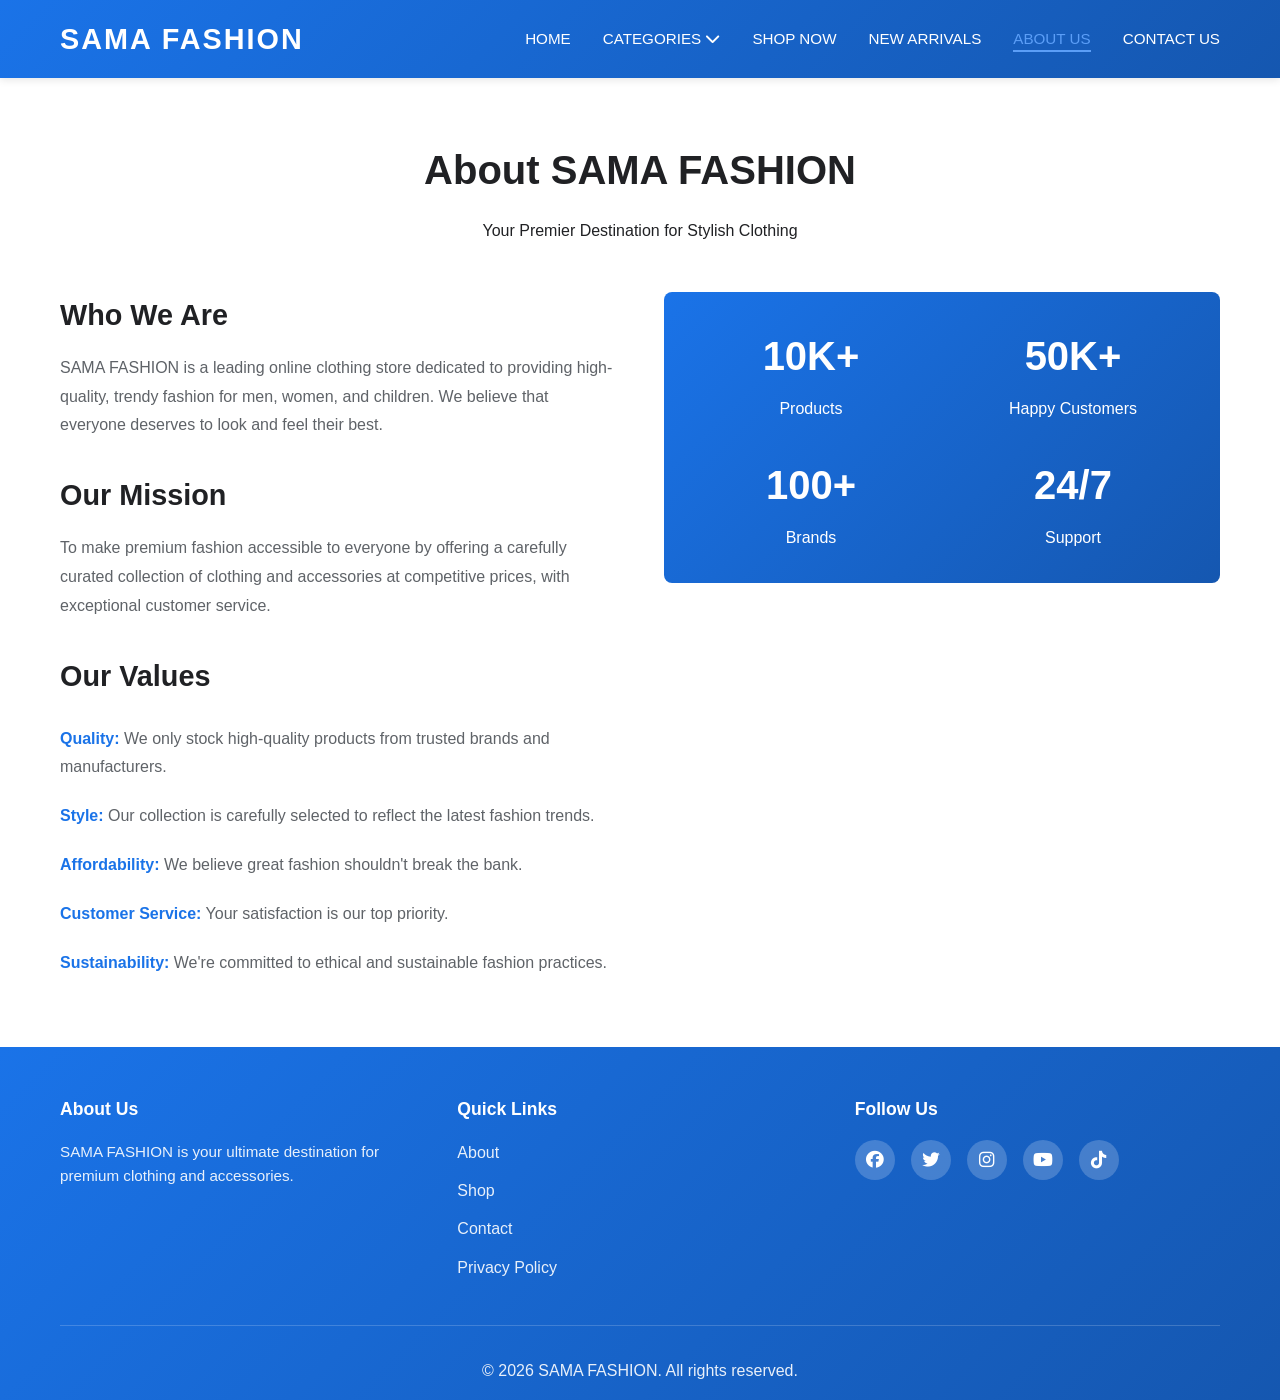
<file: about.html>
<!DOCTYPE html>
<html lang="en">
<head>
    <meta charset="UTF-8">
    <meta name="viewport" content="width=device-width, initial-scale=1.0">
    <title>About Us - SAMA FASHION</title>
    <link rel="icon" type="image/png" href="assets/favicon.ico">
    <link rel="stylesheet" href="css/style.css">
    <link rel="stylesheet" href="https://cdnjs.cloudflare.com/ajax/libs/font-awesome/6.4.0/css/all.min.css">
</head>
<body>
    <!-- Navigation -->
    <nav class="navbar">
        <div class="container">
            <div class="nav-wrapper">
                <div class="logo">SAMA FASHION</div>
                <ul class="nav-menu">
                    <li><a href="index.html" class="nav-link">HOME</a></li>
                    <li class="dropdown">
                        <a href="#" class="nav-link">CATEGORIES <i class="fas fa-chevron-down"></i></a>
                        <div class="dropdown-content">
                            <a href="shop.html?category=men">Men's Clothing</a>
                            <a href="shop.html?category=women">Women's Clothing</a>
                            <a href="shop.html?category=kids">Kids' Clothing</a>
                            <a href="shop.html?category=accessories">Accessories</a>
                            <a href="shop.html?category=footwear">Footwear</a>
                        </div>
                    </li>
                    <li><a href="shop.html" class="nav-link">SHOP NOW</a></li>
                    <li><a href="new-arrivals.html" class="nav-link">NEW ARRIVALS</a></li>
                    <li><a href="about.html" class="nav-link active">ABOUT US</a></li>
                    <li><a href="contact.html" class="nav-link">CONTACT US</a></li>
                </ul>
                <div class="hamburger">
                    <span></span>
                    <span></span>
                    <span></span>
                </div>
            </div>
        </div>
    </nav>

    <!-- About Content -->
    <section class="about-section">
        <div class="container">
            <div class="about-header">
                <h1>About SAMA FASHION</h1>
                <p>Your Premier Destination for Stylish Clothing</p>
            </div>

            <div class="about-content">
                <div class="about-text">
                    <h2>Who We Are</h2>
                    <p>SAMA FASHION is a leading online clothing store dedicated to providing high-quality, trendy fashion for men, women, and children. We believe that everyone deserves to look and feel their best.</p>
                    
                    <h2>Our Mission</h2>
                    <p>To make premium fashion accessible to everyone by offering a carefully curated collection of clothing and accessories at competitive prices, with exceptional customer service.</p>
                    
                    <h2>Our Values</h2>
                    <ul class="values-list">
                        <li><strong>Quality:</strong> We only stock high-quality products from trusted brands and manufacturers.</li>
                        <li><strong>Style:</strong> Our collection is carefully selected to reflect the latest fashion trends.</li>
                        <li><strong>Affordability:</strong> We believe great fashion shouldn't break the bank.</li>
                        <li><strong>Customer Service:</strong> Your satisfaction is our top priority.</li>
                        <li><strong>Sustainability:</strong> We're committed to ethical and sustainable fashion practices.</li>
                    </ul>
                </div>

                <div class="about-stats">
                    <div class="stat-item">
                        <h3>10K+</h3>
                        <p>Products</p>
                    </div>
                    <div class="stat-item">
                        <h3>50K+</h3>
                        <p>Happy Customers</p>
                    </div>
                    <div class="stat-item">
                        <h3>100+</h3>
                        <p>Brands</p>
                    </div>
                    <div class="stat-item">
                        <h3>24/7</h3>
                        <p>Support</p>
                    </div>
                </div>
            </div>
        </div>
    </section>

    <!-- Footer -->
    <footer class="footer">
        <div class="container">
            <div class="footer-content">
                <div class="footer-section">
                    <h4>About Us</h4>
                    <p>SAMA FASHION is your ultimate destination for premium clothing and accessories.</p>
                </div>
                <div class="footer-section">
                    <h4>Quick Links</h4>
                    <ul>
                        <li><a href="about.html">About</a></li>
                        <li><a href="shop.html">Shop</a></li>
                        <li><a href="contact.html">Contact</a></li>
                        <li><a href="#">Privacy Policy</a></li>
                    </ul>
                </div>
                <div class="footer-section">
                    <h4>Follow Us</h4>
                    <div class="social-icons">
                        <a href="https://facebook.com" target="_blank" title="Facebook"><i class="fab fa-facebook"></i></a>
                        <a href="https://twitter.com" target="_blank" title="Twitter"><i class="fab fa-twitter"></i></a>
                        <a href="https://instagram.com" target="_blank" title="Instagram"><i class="fab fa-instagram"></i></a>
                        <a href="https://youtube.com" target="_blank" title="YouTube"><i class="fab fa-youtube"></i></a>
                        <a href="https://tiktok.com" target="_blank" title="TikTok"><i class="fab fa-tiktok"></i></a>
                    </div>
                </div>
            </div>
            <div class="footer-bottom">
                <p>&copy; 2026 SAMA FASHION. All rights reserved.</p>
            </div>
        </div>
    </footer>

    <script src="js/main.js"></script>
</body>
</html>
</file>
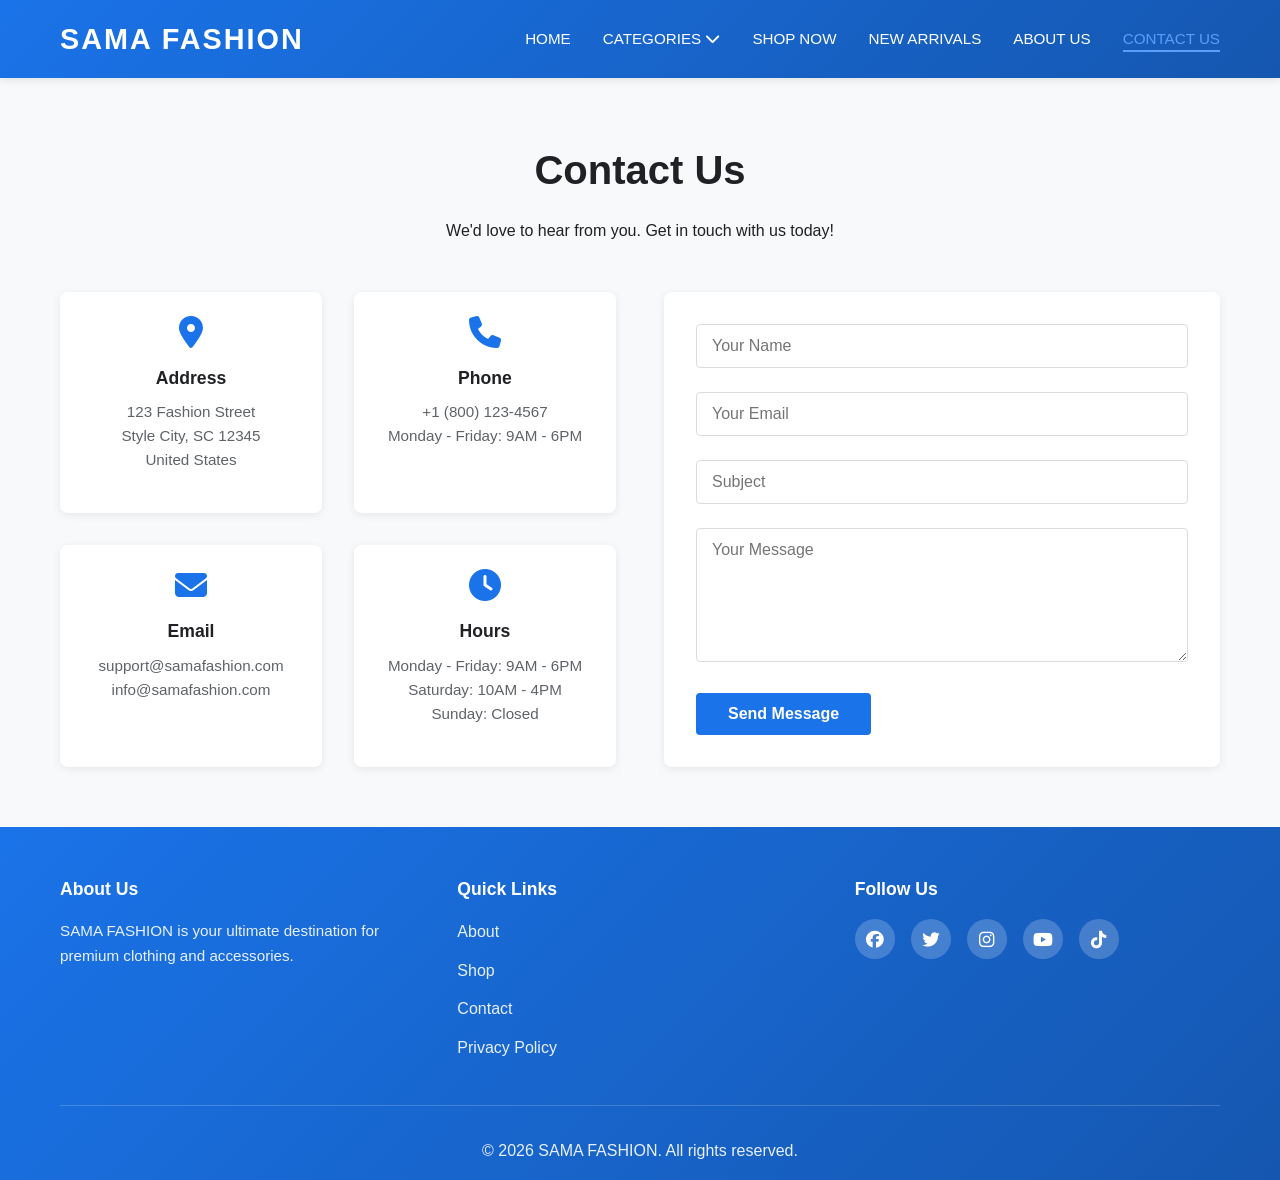
<file: contact.html>
<!DOCTYPE html>
<html lang="en">
<head>
    <meta charset="UTF-8">
    <meta name="viewport" content="width=device-width, initial-scale=1.0">
    <title>Contact Us - SAMA FASHION</title>
    <link rel="icon" type="image/png" href="assets/favicon.ico">
    <link rel="stylesheet" href="css/style.css">
    <link rel="stylesheet" href="https://cdnjs.cloudflare.com/ajax/libs/font-awesome/6.4.0/css/all.min.css">
</head>
<body>
    <!-- Navigation -->
    <nav class="navbar">
        <div class="container">
            <div class="nav-wrapper">
                <div class="logo">SAMA FASHION</div>
                <ul class="nav-menu">
                    <li><a href="index.html" class="nav-link">HOME</a></li>
                    <li class="dropdown">
                        <a href="#" class="nav-link">CATEGORIES <i class="fas fa-chevron-down"></i></a>
                        <div class="dropdown-content">
                            <a href="shop.html?category=men">Men's Clothing</a>
                            <a href="shop.html?category=women">Women's Clothing</a>
                            <a href="shop.html?category=kids">Kids' Clothing</a>
                            <a href="shop.html?category=accessories">Accessories</a>
                            <a href="shop.html?category=footwear">Footwear</a>
                        </div>
                    </li>
                    <li><a href="shop.html" class="nav-link">SHOP NOW</a></li>
                    <li><a href="new-arrivals.html" class="nav-link">NEW ARRIVALS</a></li>
                    <li><a href="about.html" class="nav-link">ABOUT US</a></li>
                    <li><a href="contact.html" class="nav-link active">CONTACT US</a></li>
                </ul>
                <div class="hamburger">
                    <span></span>
                    <span></span>
                    <span></span>
                </div>
            </div>
        </div>
    </nav>

    <!-- Contact Content -->
    <section class="contact-section">
        <div class="container">
            <div class="contact-header">
                <h1>Contact Us</h1>
                <p>We'd love to hear from you. Get in touch with us today!</p>
            </div>

            <div class="contact-wrapper">
                <div class="contact-info">
                    <div class="info-item">
                        <i class="fas fa-map-marker-alt"></i>
                        <h3>Address</h3>
                        <p>123 Fashion Street<br>Style City, SC 12345<br>United States</p>
                    </div>
                    <div class="info-item">
                        <i class="fas fa-phone"></i>
                        <h3>Phone</h3>
                        <p>+1 (800) 123-4567<br>Monday - Friday: 9AM - 6PM</p>
                    </div>
                    <div class="info-item">
                        <i class="fas fa-envelope"></i>
                        <h3>Email</h3>
                        <p>support@samafashion.com<br>info@samafashion.com</p>
                    </div>
                    <div class="info-item">
                        <i class="fas fa-clock"></i>
                        <h3>Hours</h3>
                        <p>Monday - Friday: 9AM - 6PM<br>Saturday: 10AM - 4PM<br>Sunday: Closed</p>
                    </div>
                </div>

                <form class="contact-form" id="contactForm">
                    <div class="form-group">
                        <input type="text" placeholder="Your Name" required>
                    </div>
                    <div class="form-group">
                        <input type="email" placeholder="Your Email" required>
                    </div>
                    <div class="form-group">
                        <input type="text" placeholder="Subject" required>
                    </div>
                    <div class="form-group">
                        <textarea placeholder="Your Message" rows="6" required></textarea>
                    </div>
                    <button type="submit" class="btn btn-primary">Send Message</button>
                </form>
            </div>
        </div>
    </section>

    <!-- Footer -->
    <footer class="footer">
        <div class="container">
            <div class="footer-content">
                <div class="footer-section">
                    <h4>About Us</h4>
                    <p>SAMA FASHION is your ultimate destination for premium clothing and accessories.</p>
                </div>
                <div class="footer-section">
                    <h4>Quick Links</h4>
                    <ul>
                        <li><a href="about.html">About</a></li>
                        <li><a href="shop.html">Shop</a></li>
                        <li><a href="contact.html">Contact</a></li>
                        <li><a href="#">Privacy Policy</a></li>
                    </ul>
                </div>
                <div class="footer-section">
                    <h4>Follow Us</h4>
                    <div class="social-icons">
                        <a href="https://facebook.com" target="_blank" title="Facebook"><i class="fab fa-facebook"></i></a>
                        <a href="https://twitter.com" target="_blank" title="Twitter"><i class="fab fa-twitter"></i></a>
                        <a href="https://instagram.com" target="_blank" title="Instagram"><i class="fab fa-instagram"></i></a>
                        <a href="https://youtube.com" target="_blank" title="YouTube"><i class="fab fa-youtube"></i></a>
                        <a href="https://tiktok.com" target="_blank" title="TikTok"><i class="fab fa-tiktok"></i></a>
                    </div>
                </div>
            </div>
            <div class="footer-bottom">
                <p>&copy; 2026 SAMA FASHION. All rights reserved.</p>
            </div>
        </div>
    </footer>

    <script src="js/main.js"></script>
</body>
</html>
</file>
<file: css/style.css>
* {
    margin: 0;
    padding: 0;
    box-sizing: border-box;
}

:root {
    --primary-color: #1a73e8;
    --primary-dark: #1557b0;
    --primary-light: #5b9ef7;
    --text-dark: #202124;
    --text-light: #5f6368;
    --bg-light: #f8f9fa;
    --border-color: #dadce0;
    --success: #34a853;
    --error: #d33b27;
    --warning: #fbbc04;
}

body {
    font-family: 'Segoe UI', Tahoma, Geneva, Verdana, sans-serif;
    color: var(--text-dark);
    background-color: #ffffff;
    line-height: 1.6;
}

.container {
    max-width: 1200px;
    margin: 0 auto;
    padding: 0 20px;
}

/* Navigation Bar */
.navbar {
    background: linear-gradient(135deg, var(--primary-color) 0%, var(--primary-dark) 100%);
    padding: 1rem 0;
    position: sticky;
    top: 0;
    z-index: 1000;
    box-shadow: 0 2px 8px rgba(0, 0, 0, 0.1);
}

.nav-wrapper {
    display: flex;
    justify-content: space-between;
    align-items: center;
}

.logo {
    font-size: 1.8rem;
    font-weight: 700;
    color: white;
    letter-spacing: 2px;
}

.nav-menu {
    display: flex;
    list-style: none;
    gap: 2rem;
    align-items: center;
}

.nav-link {
    color: white;
    text-decoration: none;
    font-weight: 500;
    font-size: 0.95rem;
    transition: all 0.3s ease;
    position: relative;
}

.nav-link:hover,
.nav-link.active {
    color: var(--primary-light);
}

.nav-link::after {
    content: '';
    position: absolute;
    bottom: -5px;
    left: 0;
    width: 0;
    height: 2px;
    background-color: var(--primary-light);
    transition: width 0.3s ease;
}

.nav-link:hover::after,
.nav-link.active::after {
    width: 100%;
}

.dropdown {
    position: relative;
}

.dropdown-content {
    display: none;
    position: absolute;
    background-color: white;
    min-width: 200px;
    box-shadow: 0 8px 16px rgba(0, 0, 0, 0.2);
    border-radius: 4px;
    top: 100%;
    left: 0;
    margin-top: 0.5rem;
    z-index: 1001;
}

.dropdown-content a {
    color: var(--text-dark);
    padding: 12px 16px;
    text-decoration: none;
    display: block;
    transition: all 0.3s ease;
    font-weight: 500;
}

.dropdown-content a:first-child {
    border-radius: 4px 4px 0 0;
}

.dropdown-content a:last-child {
    border-radius: 0 0 4px 4px;
}

.dropdown-content a:hover {
    background-color: var(--bg-light);
    color: var(--primary-color);
    padding-left: 20px;
}

.dropdown:hover .dropdown-content {
    display: block;
}

.hamburger {
    display: none;
    flex-direction: column;
    cursor: pointer;
    gap: 5px;
}

.hamburger span {
    width: 25px;
    height: 3px;
    background-color: white;
    border-radius: 3px;
    transition: all 0.3s ease;
}

/* Hero Slider */
.hero-slider {
    position: relative;
    background: var(--bg-light);
    min-height: 600px;
    overflow: hidden;
}

.slider-container {
    position: relative;
    height: 600px;
}

.slide {
    display: none;
    position: absolute;
    width: 100%;
    height: 100%;
}

.slide.active {
    display: block;
}

.slide img {
    width: 100%;
    height: 100%;
    object-fit: cover;
}

.slide-content {
    position: absolute;
    top: 50%;
    left: 50%;
    transform: translate(-50%, -50%);
    text-align: center;
    color: white;
    z-index: 10;
    text-shadow: 2px 2px 8px rgba(0, 0, 0, 0.5);
}

.slide-content h1 {
    font-size: 3rem;
    font-weight: 700;
    margin-bottom: 1rem;
    animation: slideInDown 0.8s ease;
}

.slide-content p {
    font-size: 1.3rem;
    margin-bottom: 2rem;
    animation: slideInUp 0.8s ease;
}

@keyframes slideInDown {
    from {
        transform: translateY(-50px);
        opacity: 0;
    }
    to {
        transform: translateY(0);
        opacity: 1;
    }
}

@keyframes slideInUp {
    from {
        transform: translateY(50px);
        opacity: 0;
    }
    to {
        transform: translateY(0);
        opacity: 1;
    }
}

.prev, .next {
    cursor: pointer;
    position: absolute;
    top: 50%;
    width: auto;
    margin-top: -22px;
    padding: 16px;
    color: white;
    font-weight: bold;
    font-size: 18px;
    transition: 0.3s ease;
    border-radius: 3px;
    background-color: rgba(0, 0, 0, 0.5);
    user-select: none;
    z-index: 20;
}

.next {
    right: 0;
}

.prev {
    left: 0;
}

.prev:hover, .next:hover {
    background-color: rgba(0, 0, 0, 0.8);
}

.dots {
    text-align: center;
    padding: 20px;
    position: absolute;
    bottom: 20px;
    left: 50%;
    transform: translateX(-50%);
    z-index: 15;
}

.dot {
    cursor: pointer;
    height: 12px;
    width: 12px;
    margin: 0 5px;
    background-color: rgba(255, 255, 255, 0.5);
    border-radius: 50%;
    display: inline-block;
    transition: background-color 0.3s ease;
}

.dot.active {
    background-color: white;
}

/* Buttons */
.btn {
    display: inline-block;
    padding: 12px 32px;
    border: none;
    border-radius: 4px;
    cursor: pointer;
    font-size: 1rem;
    font-weight: 600;
    transition: all 0.3s ease;
    text-decoration: none;
    text-align: center;
}

.btn-primary {
    background-color: var(--primary-color);
    color: white;
}

.btn-primary:hover {
    background-color: var(--primary-dark);
    transform: translateY(-2px);
    box-shadow: 0 4px 12px rgba(26, 115, 232, 0.4);
}

.btn-secondary {
    background-color: var(--bg-light);
    color: var(--primary-color);
    border: 2px solid var(--primary-color);
}

.btn-secondary:hover {
    background-color: var(--primary-color);
    color: white;
}

/* Section Title */
.section-title {
    font-size: 2.5rem;
    font-weight: 700;
    color: var(--text-dark);
    text-align: center;
    margin-bottom: 2rem;
    position: relative;
    padding-bottom: 1rem;
}

.section-title::after {
    content: '';
    position: absolute;
    bottom: 0;
    left: 50%;
    transform: translateX(-50%);
    width: 60px;
    height: 4px;
    background: linear-gradient(90deg, var(--primary-color), var(--primary-light));
    border-radius: 2px;
}

/* New Arrivals Section */
.new-arrivals {
    padding: 60px 0;
    background-color: #ffffff;
}

.category-tabs {
    display: flex;
    justify-content: center;
    gap: 1rem;
    margin-bottom: 3rem;
    flex-wrap: wrap;
}

.tab-btn {
    padding: 10px 20px;
    border: 2px solid var(--border-color);
    background-color: white;
    color: var(--text-dark);
    border-radius: 25px;
    cursor: pointer;
    font-weight: 600;
    transition: all 0.3s ease;
}

.tab-btn:hover {
    border-color: var(--primary-color);
    color: var(--primary-color);
}

.tab-btn.active {
    background-color: var(--primary-color);
    color: white;
    border-color: var(--primary-color);
}

/* Products Grid */
.products-grid {
    display: grid;
    grid-template-columns: repeat(auto-fill, minmax(250px, 1fr));
    gap: 2rem;
    margin-bottom: 2rem;
}

.product-card {
    background: white;
    border-radius: 8px;
    overflow: hidden;
    box-shadow: 0 2px 8px rgba(0, 0, 0, 0.08);
    transition: all 0.3s ease;
    display: flex;
    flex-direction: column;
}

.product-card:hover {
    transform: translateY(-8px);
    box-shadow: 0 8px 24px rgba(0, 0, 0, 0.12);
}

.product-image {
    position: relative;
    width: 100%;
    height: 250px;
    overflow: hidden;
    background-color: var(--bg-light);
}

.product-image img {
    width: 100%;
    height: 100%;
    object-fit: cover;
    transition: transform 0.3s ease;
}

.product-card:hover .product-image img {
    transform: scale(1.1);
}

.product-badge {
    position: absolute;
    top: 10px;
    right: 10px;
    background-color: var(--success);
    color: white;
    padding: 5px 10px;
    border-radius: 4px;
    font-size: 0.8rem;
    font-weight: 600;
}

.product-badge.out-of-stock {
    background-color: var(--error);
}

.product-info {
    padding: 1.5rem;
    flex-grow: 1;
    display: flex;
    flex-direction: column;
}

.product-category {
    color: var(--primary-color);
    font-size: 0.85rem;
    font-weight: 600;
    text-transform: uppercase;
    letter-spacing: 1px;
    margin-bottom: 0.5rem;
}

.product-name {
    font-size: 1.1rem;
    font-weight: 600;
    color: var(--text-dark);
    margin-bottom: 0.5rem;
    line-height: 1.4;
}

.product-price {
    font-size: 1.5rem;
    font-weight: 700;
    color: var(--primary-color);
    margin-bottom: 1rem;
}

.product-rating {
    color: #ffc107;
    margin-bottom: 1rem;
    font-size: 0.9rem;
}

.product-actions {
    display: flex;
    gap: 0.5rem;
    margin-top: auto;
}

.product-actions .btn {
    flex: 1;
    padding: 10px;
    font-size: 0.9rem;
}

/* Features Section */
.features {
    background: linear-gradient(135deg, var(--primary-color) 0%, var(--primary-dark) 100%);
    padding: 60px 0;
    color: white;
}

.features .container {
    display: grid;
    grid-template-columns: repeat(auto-fit, minmax(250px, 1fr));
    gap: 2rem;
}

.feature-item {
    text-align: center;
}

.feature-item i {
    font-size: 3rem;
    margin-bottom: 1rem;
    display: block;
}

.feature-item h3 {
    font-size: 1.3rem;
    margin-bottom: 0.5rem;
}

/* Shop Section */
.shop-section {
    padding: 60px 0;
    background-color: var(--bg-light);
}

.shop-header {
    text-align: center;
    margin-bottom: 3rem;
}

.shop-header h1 {
    font-size: 2.5rem;
    color: var(--text-dark);
    margin-bottom: 1rem;
}

.shop-wrapper {
    display: grid;
    grid-template-columns: 250px 1fr;
    gap: 2rem;
}

.shop-sidebar {
    background: white;
    padding: 1.5rem;
    border-radius: 8px;
    height: fit-content;
    box-shadow: 0 2px 8px rgba(0, 0, 0, 0.08);
}

.filter-group {
    margin-bottom: 2rem;
    padding-bottom: 2rem;
    border-bottom: 1px solid var(--border-color);
}

.filter-group:last-child {
    border-bottom: none;
}

.filter-group h3 {
    font-size: 1.1rem;
    margin-bottom: 1rem;
    color: var(--text-dark);
}

.filter-group label {
    display: block;
    margin-bottom: 0.8rem;
    cursor: pointer;
    color: var(--text-light);
    transition: color 0.3s ease;
}

.filter-group label:hover {
    color: var(--primary-color);
}

.filter-group input[type="checkbox"],
.filter-group input[type="range"] {
    margin-right: 0.5rem;
}

.filter-group input[type="range"] {
    width: 100%;
}

/* New Arrivals Section */
.new-arrivals-section {
    padding: 60px 0;
}

.section-header {
    text-align: center;
    margin-bottom: 3rem;
}

.section-header h1 {
    font-size: 2.5rem;
    color: var(--text-dark);
    margin-bottom: 1rem;
}

.category-filter {
    display: flex;
    justify-content: center;
    gap: 1rem;
    margin-bottom: 3rem;
    flex-wrap: wrap;
}

.filter-btn {
    padding: 10px 20px;
    border: 2px solid var(--border-color);
    background-color: white;
    color: var(--text-dark);
    border-radius: 25px;
    cursor: pointer;
    font-weight: 600;
    transition: all 0.3s ease;
}

.filter-btn:hover,
.filter-btn.active {
    background-color: var(--primary-color);
    color: white;
    border-color: var(--primary-color);
}

/* About Section */
.about-section {
    padding: 60px 0;
    background-color: white;
}

.about-header {
    text-align: center;
    margin-bottom: 3rem;
}

.about-header h1 {
    font-size: 2.5rem;
    color: var(--text-dark);
    margin-bottom: 1rem;
}

.about-content {
    display: grid;
    grid-template-columns: 1fr 1fr;
    gap: 3rem;
    align-items: start;
}

.about-text h2 {
    font-size: 1.8rem;
    color: var(--text-dark);
    margin-top: 2rem;
    margin-bottom: 1rem;
}

.about-text h2:first-child {
    margin-top: 0;
}

.about-text p {
    color: var(--text-light);
    margin-bottom: 1.5rem;
    line-height: 1.8;
}

.values-list {
    list-style: none;
}

.values-list li {
    padding: 10px 0;
    color: var(--text-light);
    line-height: 1.8;
}

.values-list strong {
    color: var(--primary-color);
}

.about-stats {
    display: grid;
    grid-template-columns: repeat(2, 1fr);
    gap: 2rem;
    background: linear-gradient(135deg, var(--primary-color) 0%, var(--primary-dark) 100%);
    padding: 2rem;
    border-radius: 8px;
    color: white;
}

.stat-item {
    text-align: center;
}

.stat-item h3 {
    font-size: 2.5rem;
    font-weight: 700;
    margin-bottom: 0.5rem;
}

/* Contact Section */
.contact-section {
    padding: 60px 0;
    background-color: var(--bg-light);
}

.contact-header {
    text-align: center;
    margin-bottom: 3rem;
}

.contact-header h1 {
    font-size: 2.5rem;
    color: var(--text-dark);
    margin-bottom: 1rem;
}

.contact-wrapper {
    display: grid;
    grid-template-columns: 1fr 1fr;
    gap: 3rem;
}

.contact-info {
    display: grid;
    grid-template-columns: repeat(2, 1fr);
    gap: 2rem;
}

.info-item {
    background: white;
    padding: 1.5rem;
    border-radius: 8px;
    box-shadow: 0 2px 8px rgba(0, 0, 0, 0.08);
    text-align: center;
}

.info-item i {
    font-size: 2rem;
    color: var(--primary-color);
    margin-bottom: 1rem;
    display: block;
}

.info-item h3 {
    font-size: 1.1rem;
    color: var(--text-dark);
    margin-bottom: 0.5rem;
}

.info-item p {
    color: var(--text-light);
    font-size: 0.95rem;
    line-height: 1.6;
}

.contact-form {
    background: white;
    padding: 2rem;
    border-radius: 8px;
    box-shadow: 0 2px 8px rgba(0, 0, 0, 0.08);
}

.form-group {
    margin-bottom: 1.5rem;
}

.form-group input,
.form-group textarea {
    width: 100%;
    padding: 12px 15px;
    border: 1px solid var(--border-color);
    border-radius: 4px;
    font-family: inherit;
    font-size: 1rem;
    color: var(--text-dark);
    transition: border-color 0.3s ease;
}

.form-group input:focus,
.form-group textarea:focus {
    outline: none;
    border-color: var(--primary-color);
    box-shadow: 0 0 0 3px rgba(26, 115, 232, 0.1);
}

.form-group textarea {
    resize: vertical;
}

/* Footer */
.footer {
    background: linear-gradient(135deg, var(--primary-color) 0%, var(--primary-dark) 100%);
    color: white;
    padding: 3rem 0 1rem;
}

.footer-content {
    display: grid;
    grid-template-columns: repeat(auto-fit, minmax(250px, 1fr));
    gap: 2rem;
    margin-bottom: 2rem;
}

.footer-section h4 {
    font-size: 1.1rem;
    margin-bottom: 1rem;
    font-weight: 600;
}

.footer-section p {
    line-height: 1.6;
    opacity: 0.9;
    font-size: 0.95rem;
}

.footer-section ul {
    list-style: none;
}

.footer-section ul li {
    margin-bottom: 0.8rem;
}

.footer-section ul li a {
    color: white;
    text-decoration: none;
    opacity: 0.9;
    transition: opacity 0.3s ease;
}

.footer-section ul li a:hover {
    opacity: 1;
}

.social-icons {
    display: flex;
    gap: 1rem;
}

.social-icons a {
    display: inline-flex;
    align-items: center;
    justify-content: center;
    width: 40px;
    height: 40px;
    background-color: rgba(255, 255, 255, 0.2);
    color: white;
    border-radius: 50%;
    transition: all 0.3s ease;
    text-decoration: none;
    font-size: 1.1rem;
}

.social-icons a:hover {
    background-color: white;
    color: var(--primary-color);
    transform: translateY(-3px);
}

.footer-bottom {
    text-align: center;
    padding-top: 2rem;
    border-top: 1px solid rgba(255, 255, 255, 0.2);
    opacity: 0.9;
}

/* Responsive Design */
@media (max-width: 768px) {
    .hamburger {
        display: flex;
    }

    .nav-menu {
        display: none;
        position: absolute;
        top: 60px;
        left: 0;
        right: 0;
        flex-direction: column;
        background-color: var(--primary-dark);
        padding: 1rem 0;
        gap: 0;
    }

    .nav-menu.active {
        display: flex;
    }

    .nav-link {
        padding: 1rem 1.5rem;
        display: block;
    }

    .slide-content h1 {
        font-size: 1.8rem;
    }

    .slide-content p {
        font-size: 1rem;
    }

    .products-grid {
        grid-template-columns: repeat(auto-fill, minmax(200px, 1fr));
        gap: 1.5rem;
    }

    .category-tabs,
    .category-filter {
        flex-direction: column;
    }

    .shop-wrapper {
        grid-template-columns: 1fr;
    }

    .shop-sidebar {
        position: sticky;
        top: 70px;
    }

    .about-content,
    .contact-wrapper {
        grid-template-columns: 1fr;
    }

    .about-stats {
        grid-template-columns: repeat(2, 1fr);
    }

    .contact-info {
        grid-template-columns: 1fr;
    }

    .dropdown-content {
        position: static;
        display: none;
        box-shadow: none;
        background-color: var(--primary-dark);
        width: 100%;
    }

    .dropdown-content a {
        color: white;
        padding: 1rem 2rem;
        padding-left: 3rem;
    }

    .dropdown:hover .dropdown-content {
        display: none;
    }
}

@media (max-width: 480px) {
    .logo {
        font-size: 1.3rem;
        letter-spacing: 1px;
    }

    .section-title {
        font-size: 1.8rem;
    }

    .slide-content h1 {
        font-size: 1.3rem;
    }

    .slide-content p {
        font-size: 0.9rem;
    }

    .products-grid {
        grid-template-columns: repeat(auto-fill, minmax(150px, 1fr));
        gap: 1rem;
    }

    .product-card {
        box-shadow: 0 2px 4px rgba(0, 0, 0, 0.08);
    }

    .about-header h1,
    .contact-header h1,
    .shop-header h1 {
        font-size: 1.8rem;
    }

    .about-stats {
        grid-template-columns: repeat(2, 1fr);
        gap: 1rem;
        padding: 1.5rem;
    }

    .stat-item h3 {
        font-size: 1.8rem;
    }

    .prev, .next {
        padding: 12px;
        font-size: 14px;
    }

    .dot {
        height: 10px;
        width: 10px;
        margin: 0 3px;
    }
}
</file>
